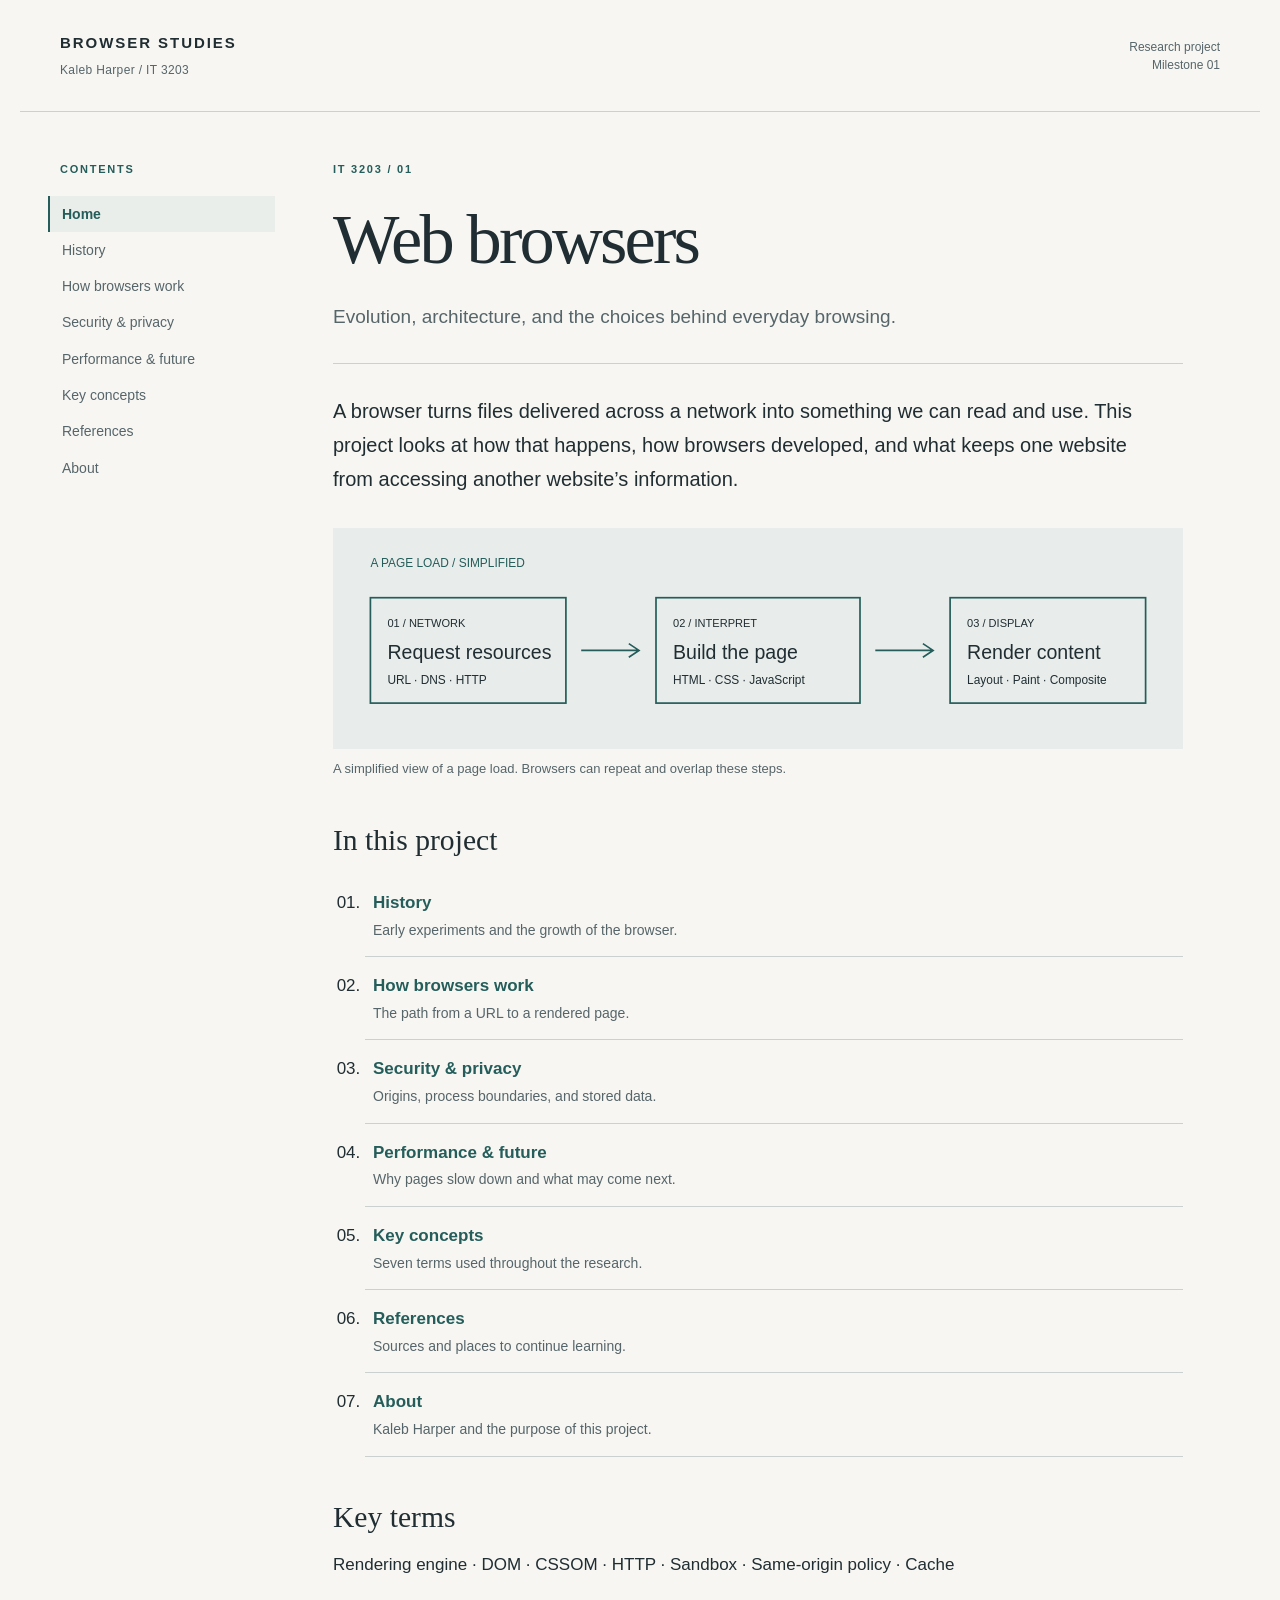
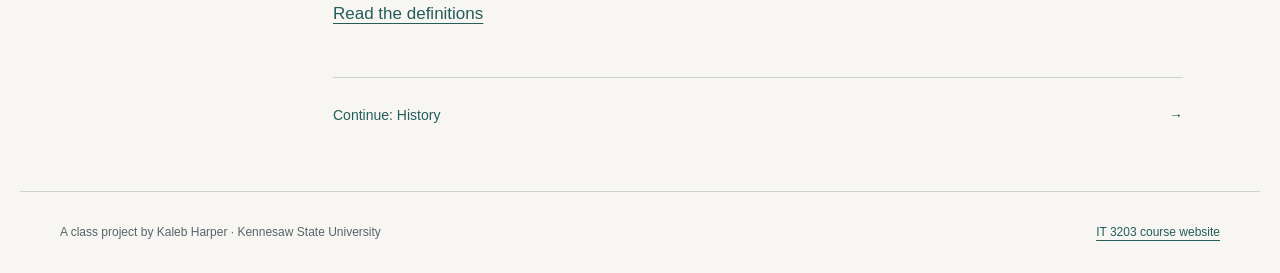
<file: index.html>
<!DOCTYPE html>
<html lang="en">
<head><meta charset="utf-8"><meta name="viewport" content="width=device-width, initial-scale=1"><meta name="description" content="Evolution, architecture, and the choices behind everyday browsing."><title>Web browsers | Kaleb Harper</title><link rel="stylesheet" href="styles.css"></head>
<body>
<a class="skip-link" href="#main">Skip to content</a>
<!-- Shared header and navigation remain consistent across all eight pages. -->
<header class="site-header"><a class="site-name" href="index.html">BROWSER STUDIES<span>Kaleb Harper / IT 3203</span></a><p class="edition">Research project<br>Milestone 01</p></header>
<div class="layout"><nav aria-label="Main navigation"><p class="nav-label">CONTENTS</p><a href="index.html" aria-current="page">Home</a><a href="history.html">History</a><a href="how-browsers-work.html">How browsers work</a><a href="security.html">Security &amp; privacy</a><a href="performance.html">Performance &amp; future</a><a href="concepts.html">Key concepts</a><a href="references.html">References</a><a href="about.html">About</a></nav>
<main id="main"><header class="page-header"><p class="eyebrow">IT 3203 / 01</p><h1>Web browsers</h1><p class="subtitle">Evolution, architecture, and the choices behind everyday browsing.</p></header>
<!-- Semantic sections organize the research; citations link to supporting resources. -->
<p class="intro">A browser turns files delivered across a network into something we can read and use. This project looks at how that happens, how browsers developed, and what keeps one website from accessing another website’s information.</p>
<figure><img src="assets/browser-path.svg" width="1000" height="260" alt="A simplified browser path: request resources, interpret HTML and CSS, then render a page."><figcaption>A simplified view of a page load. Browsers can repeat and overlap these steps.</figcaption></figure>
<section id="contents"><h2>In this project</h2><ol class="contents"><li><a href="history.html">History</a><span>Early experiments and the growth of the browser.</span></li><li><a href="how-browsers-work.html">How browsers work</a><span>The path from a URL to a rendered page.</span></li><li><a href="security.html">Security & privacy</a><span>Origins, process boundaries, and stored data.</span></li><li><a href="performance.html">Performance & future</a><span>Why pages slow down and what may come next.</span></li><li><a href="concepts.html">Key concepts</a><span>Seven terms used throughout the research.</span></li><li><a href="references.html">References</a><span>Sources and places to continue learning.</span></li><li><a href="about.html">About</a><span>Kaleb Harper and the purpose of this project.</span></li></ol></section>
<section><h2>Key terms</h2><p>Rendering engine · DOM · CSSOM · HTTP · Sandbox · Same-origin policy · Cache</p><a href="concepts.html">Read the definitions</a></section><div class="next-page"><a href="history.html">Continue: History <span aria-hidden="true">→</span></a></div></main></div>
<footer><p>A class project by Kaleb Harper · Kennesaw State University</p><a href="https://ksuweb.github.io/IT3203/">IT 3203 course website</a></footer>
</body></html>
</file>
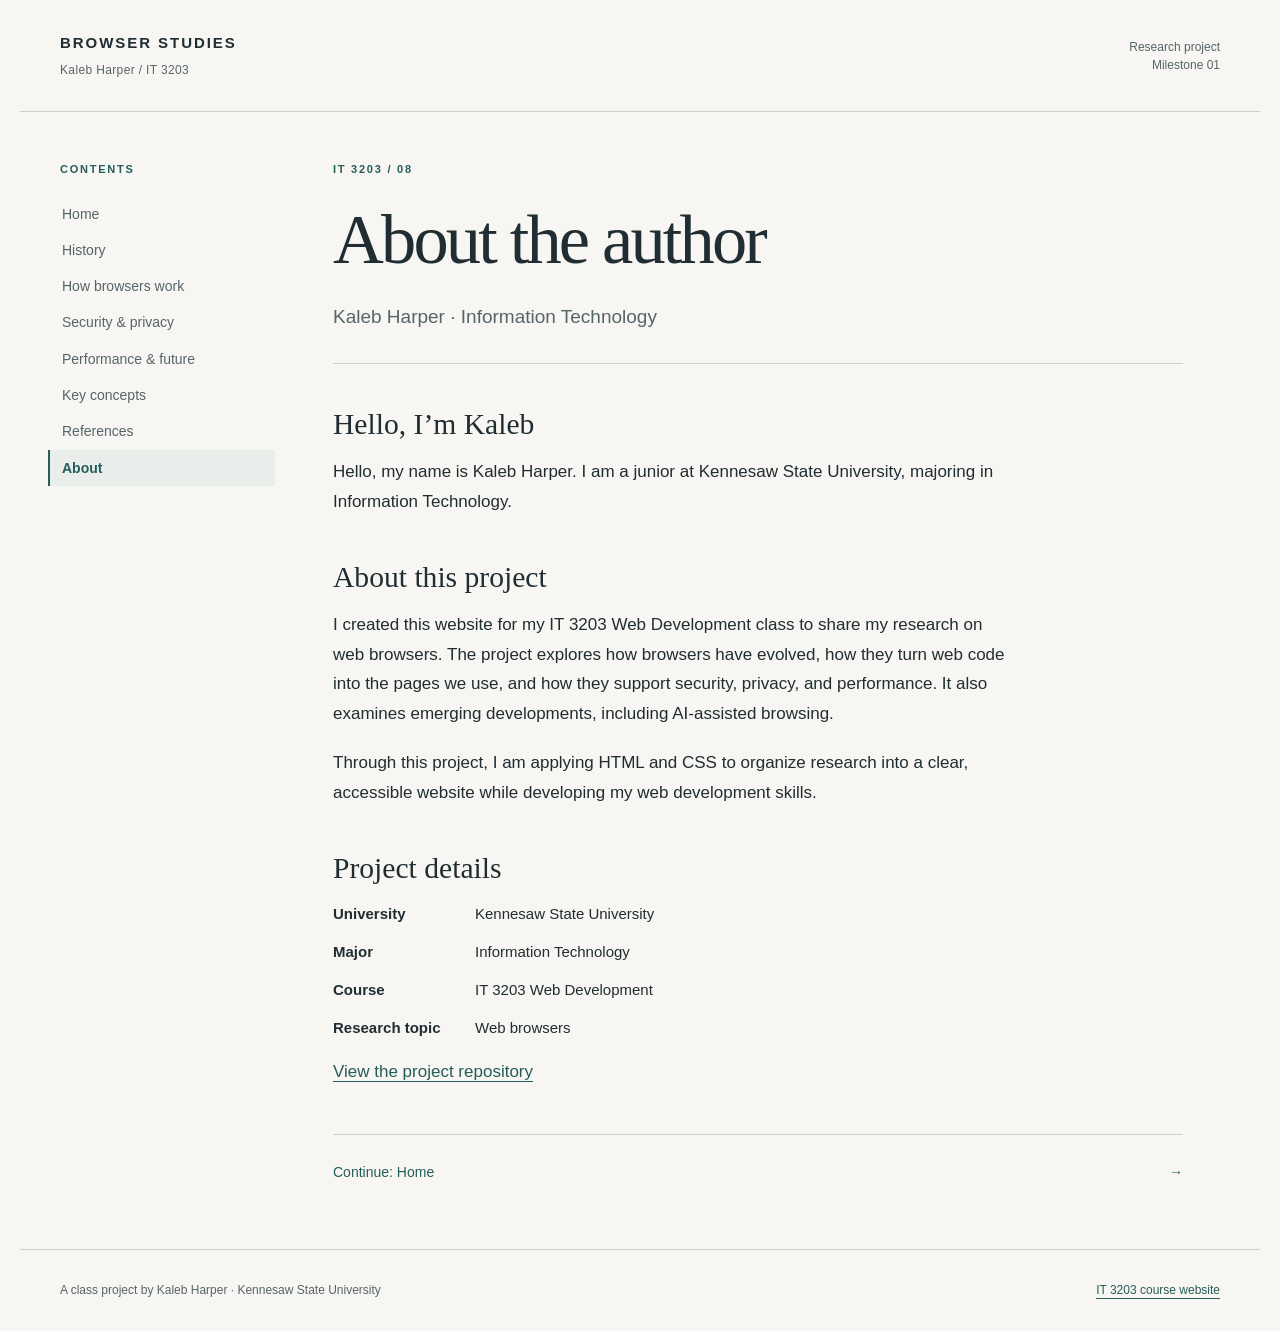
<file: about.html>
<!DOCTYPE html>
<html lang="en">
<head><meta charset="utf-8"><meta name="viewport" content="width=device-width, initial-scale=1"><meta name="description" content="Kaleb Harper · Information Technology"><title>About the author | Kaleb Harper</title><link rel="stylesheet" href="styles.css"></head>
<body>
<a class="skip-link" href="#main">Skip to content</a>
<!-- Shared header and navigation remain consistent across all eight pages. -->
<header class="site-header"><a class="site-name" href="index.html">BROWSER STUDIES<span>Kaleb Harper / IT 3203</span></a><p class="edition">Research project<br>Milestone 01</p></header>
<div class="layout"><nav aria-label="Main navigation"><p class="nav-label">CONTENTS</p><a href="index.html">Home</a><a href="history.html">History</a><a href="how-browsers-work.html">How browsers work</a><a href="security.html">Security &amp; privacy</a><a href="performance.html">Performance &amp; future</a><a href="concepts.html">Key concepts</a><a href="references.html">References</a><a href="about.html" aria-current="page">About</a></nav>
<main id="main"><header class="page-header"><p class="eyebrow">IT 3203 / 08</p><h1>About the author</h1><p class="subtitle">Kaleb Harper · Information Technology</p></header>
<!-- Semantic sections organize the research; citations link to supporting resources. -->
<section><h2>Hello, I’m Kaleb</h2><p>Hello, my name is Kaleb Harper. I am a junior at Kennesaw State University, majoring in Information Technology.</p></section><section><h2>About this project</h2><p>I created this website for my IT 3203 Web Development class to share my research on web browsers. The project explores how browsers have evolved, how they turn web code into the pages we use, and how they support security, privacy, and performance. It also examines emerging developments, including AI-assisted browsing.</p><p>Through this project, I am applying HTML and CSS to organize research into a clear, accessible website while developing my web development skills.</p></section><section><h2>Project details</h2><dl class="details"><dt>University</dt><dd>Kennesaw State University</dd><dt>Major</dt><dd>Information Technology</dd><dt>Course</dt><dd>IT 3203 Web Development</dd><dt>Research topic</dt><dd>Web browsers</dd></dl><p><a href="https://github.com/Kharp25/Intro-to-Web-Development">View the project repository</a></p></section><div class="next-page"><a href="index.html">Continue: Home <span aria-hidden="true">→</span></a></div></main></div>
<footer><p>A class project by Kaleb Harper · Kennesaw State University</p><a href="https://ksuweb.github.io/IT3203/">IT 3203 course website</a></footer>
</body></html>
</file>
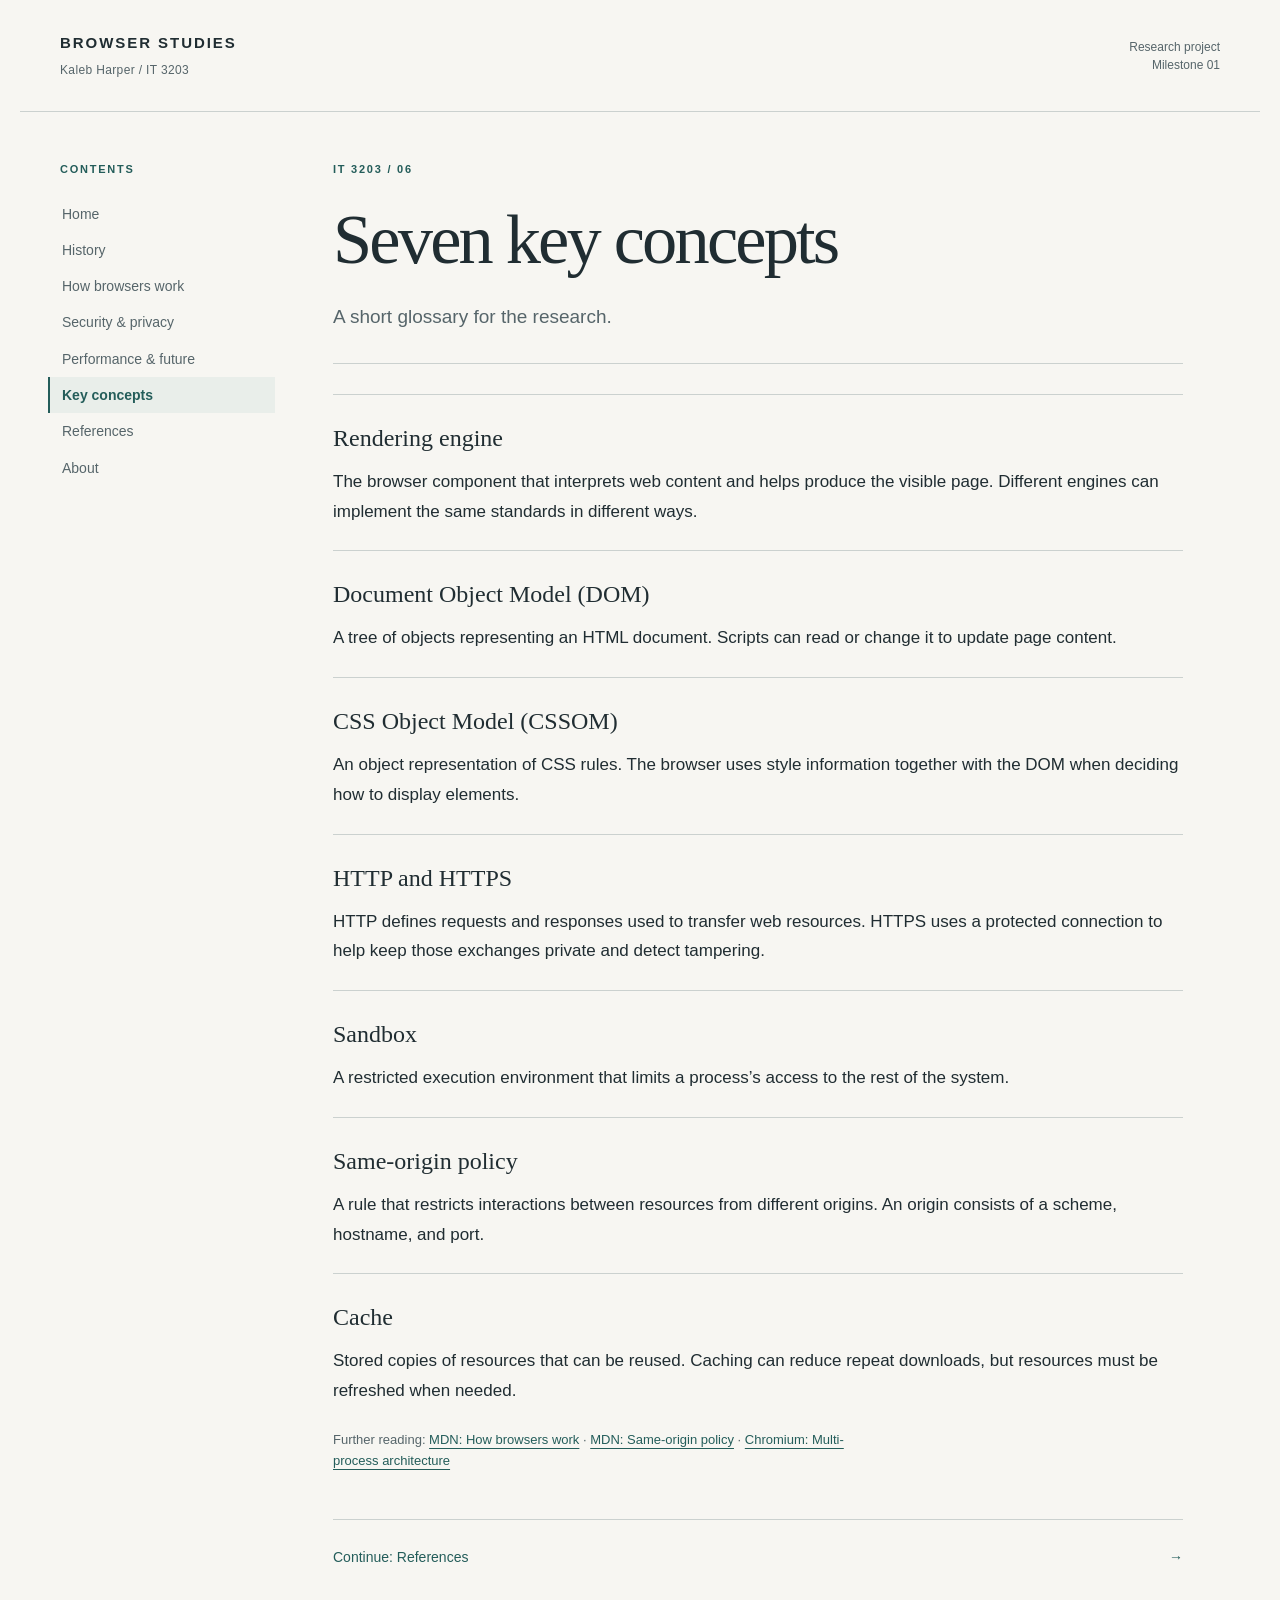
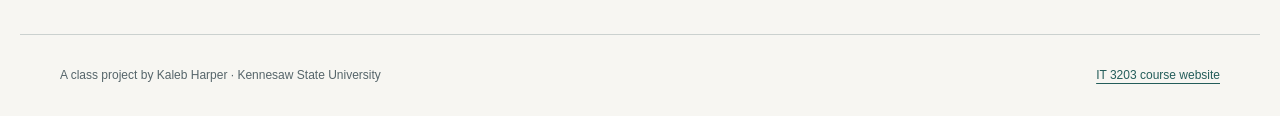
<file: concepts.html>
<!DOCTYPE html>
<html lang="en">
<head><meta charset="utf-8"><meta name="viewport" content="width=device-width, initial-scale=1"><meta name="description" content="A short glossary for the research."><title>Seven key concepts | Kaleb Harper</title><link rel="stylesheet" href="styles.css"></head>
<body>
<a class="skip-link" href="#main">Skip to content</a>
<!-- Shared header and navigation remain consistent across all eight pages. -->
<header class="site-header"><a class="site-name" href="index.html">BROWSER STUDIES<span>Kaleb Harper / IT 3203</span></a><p class="edition">Research project<br>Milestone 01</p></header>
<div class="layout"><nav aria-label="Main navigation"><p class="nav-label">CONTENTS</p><a href="index.html">Home</a><a href="history.html">History</a><a href="how-browsers-work.html">How browsers work</a><a href="security.html">Security &amp; privacy</a><a href="performance.html">Performance &amp; future</a><a href="concepts.html" aria-current="page">Key concepts</a><a href="references.html">References</a><a href="about.html">About</a></nav>
<main id="main"><header class="page-header"><p class="eyebrow">IT 3203 / 06</p><h1>Seven key concepts</h1><p class="subtitle">A short glossary for the research.</p></header>
<!-- Semantic sections organize the research; citations link to supporting resources. -->
<dl class="glossary"><dt>Rendering engine</dt><dd>The browser component that interprets web content and helps produce the visible page. Different engines can implement the same standards in different ways.</dd><dt>Document Object Model (DOM)</dt><dd>A tree of objects representing an HTML document. Scripts can read or change it to update page content.</dd><dt>CSS Object Model (CSSOM)</dt><dd>An object representation of CSS rules. The browser uses style information together with the DOM when deciding how to display elements.</dd><dt>HTTP and HTTPS</dt><dd>HTTP defines requests and responses used to transfer web resources. HTTPS uses a protected connection to help keep those exchanges private and detect tampering.</dd><dt>Sandbox</dt><dd>A restricted execution environment that limits a process’s access to the rest of the system.</dd><dt>Same-origin policy</dt><dd>A rule that restricts interactions between resources from different origins. An origin consists of a scheme, hostname, and port.</dd><dt>Cache</dt><dd>Stored copies of resources that can be reused. Caching can reduce repeat downloads, but resources must be refreshed when needed.</dd></dl><p class="sources">Further reading: <a href="https://developer.mozilla.org/en-US/docs/Web/Performance/Guides/How_browsers_work">MDN: How browsers work</a> · <a href="https://developer.mozilla.org/en-US/docs/Web/Security/Defenses/Same-origin_policy">MDN: Same-origin policy</a> · <a href="https://www.chromium.org/developers/design-documents/multi-process-architecture/">Chromium: Multi-process architecture</a></p><div class="next-page"><a href="references.html">Continue: References <span aria-hidden="true">→</span></a></div></main></div>
<footer><p>A class project by Kaleb Harper · Kennesaw State University</p><a href="https://ksuweb.github.io/IT3203/">IT 3203 course website</a></footer>
</body></html>
</file>
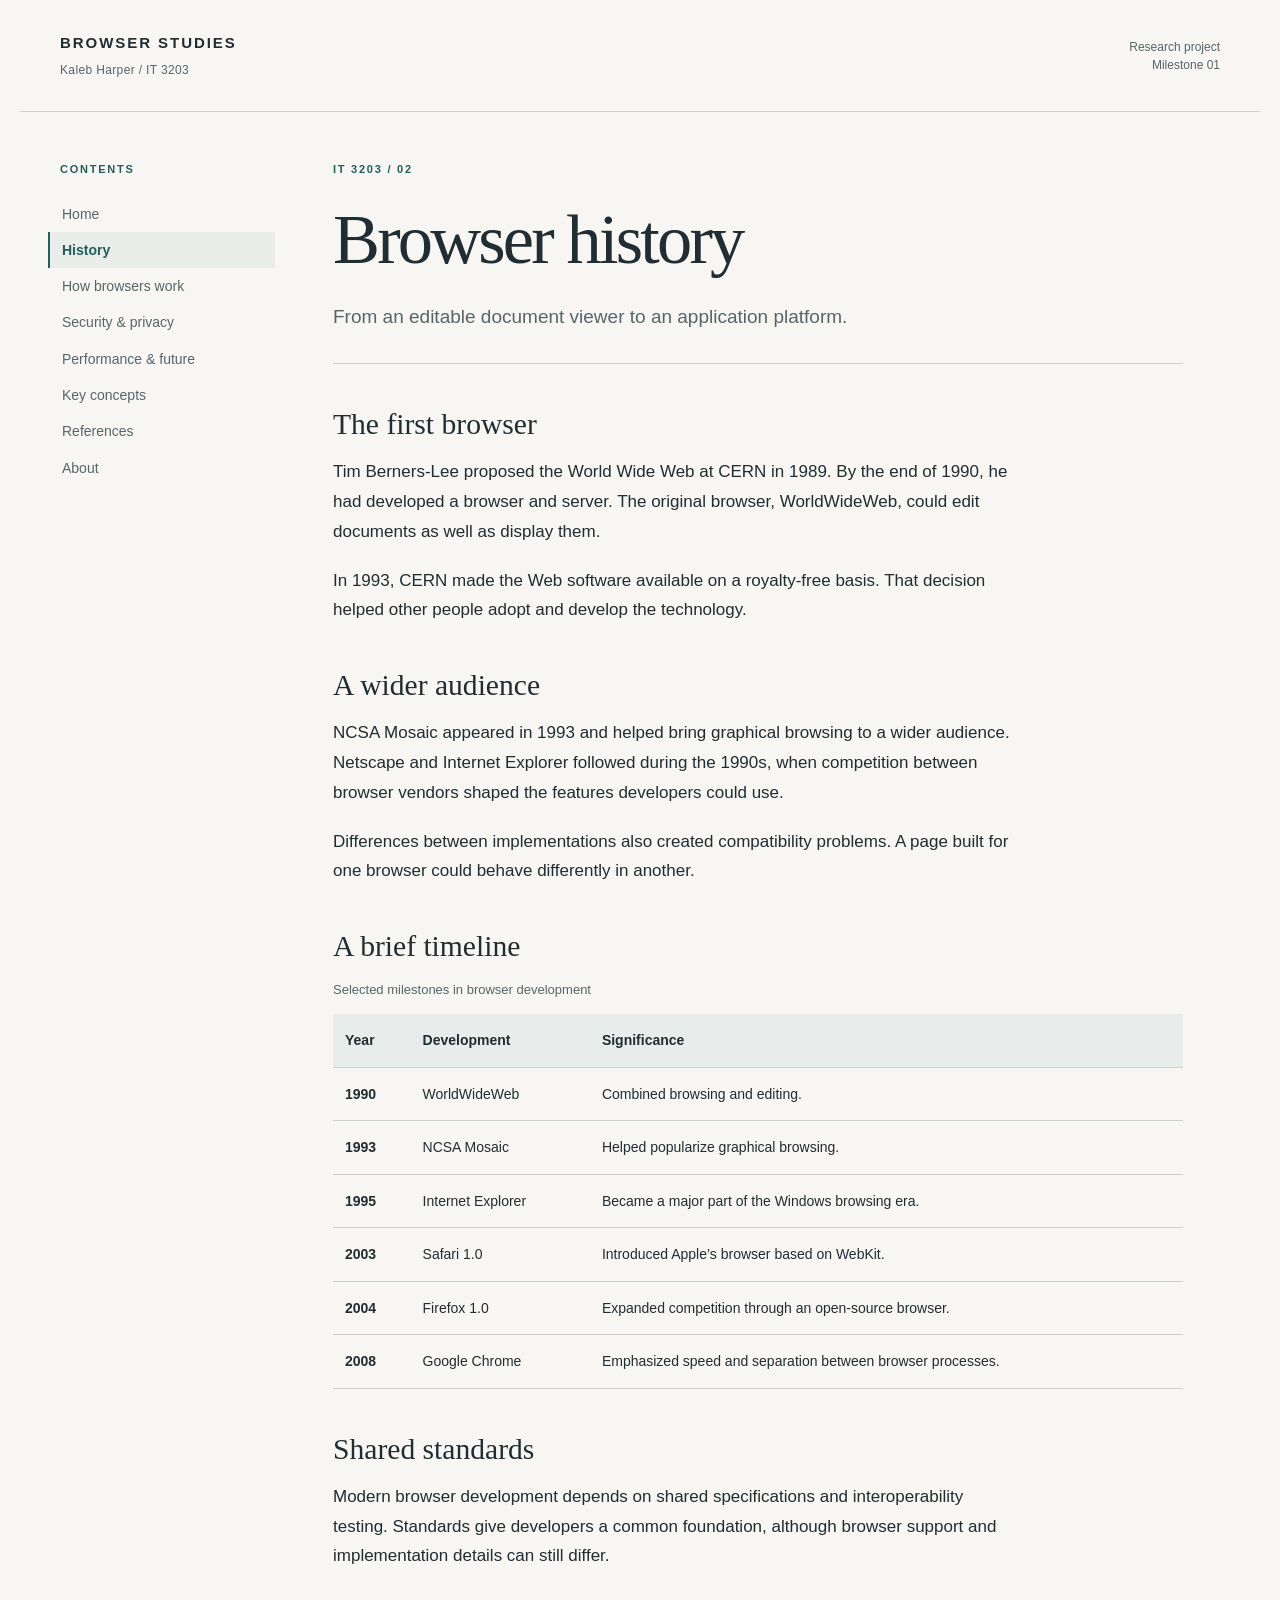
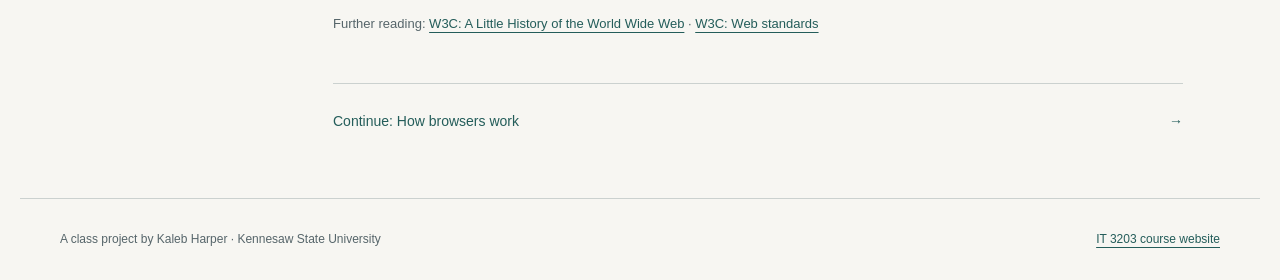
<file: history.html>
<!DOCTYPE html>
<html lang="en">
<head><meta charset="utf-8"><meta name="viewport" content="width=device-width, initial-scale=1"><meta name="description" content="From an editable document viewer to an application platform."><title>Browser history | Kaleb Harper</title><link rel="stylesheet" href="styles.css"></head>
<body>
<a class="skip-link" href="#main">Skip to content</a>
<!-- Shared header and navigation remain consistent across all eight pages. -->
<header class="site-header"><a class="site-name" href="index.html">BROWSER STUDIES<span>Kaleb Harper / IT 3203</span></a><p class="edition">Research project<br>Milestone 01</p></header>
<div class="layout"><nav aria-label="Main navigation"><p class="nav-label">CONTENTS</p><a href="index.html">Home</a><a href="history.html" aria-current="page">History</a><a href="how-browsers-work.html">How browsers work</a><a href="security.html">Security &amp; privacy</a><a href="performance.html">Performance &amp; future</a><a href="concepts.html">Key concepts</a><a href="references.html">References</a><a href="about.html">About</a></nav>
<main id="main"><header class="page-header"><p class="eyebrow">IT 3203 / 02</p><h1>Browser history</h1><p class="subtitle">From an editable document viewer to an application platform.</p></header>
<!-- Semantic sections organize the research; citations link to supporting resources. -->
<section><h2>The first browser</h2><p>Tim Berners-Lee proposed the World Wide Web at CERN in 1989. By the end of 1990, he had developed a browser and server. The original browser, WorldWideWeb, could edit documents as well as display them.</p><p>In 1993, CERN made the Web software available on a royalty-free basis. That decision helped other people adopt and develop the technology.</p></section><section><h2>A wider audience</h2><p>NCSA Mosaic appeared in 1993 and helped bring graphical browsing to a wider audience. Netscape and Internet Explorer followed during the 1990s, when competition between browser vendors shaped the features developers could use.</p><p>Differences between implementations also created compatibility problems. A page built for one browser could behave differently in another.</p></section><section><h2>A brief timeline</h2><div class="table-wrap"><table><caption>Selected milestones in browser development</caption><thead><tr><th scope="col">Year</th><th scope="col">Development</th><th scope="col">Significance</th></tr></thead><tbody><tr><th scope="row">1990</th><td>WorldWideWeb</td><td>Combined browsing and editing.</td></tr><tr><th scope="row">1993</th><td>NCSA Mosaic</td><td>Helped popularize graphical browsing.</td></tr><tr><th scope="row">1995</th><td>Internet Explorer</td><td>Became a major part of the Windows browsing era.</td></tr><tr><th scope="row">2003</th><td>Safari 1.0</td><td>Introduced Apple’s browser based on WebKit.</td></tr><tr><th scope="row">2004</th><td>Firefox 1.0</td><td>Expanded competition through an open-source browser.</td></tr><tr><th scope="row">2008</th><td>Google Chrome</td><td>Emphasized speed and separation between browser processes.</td></tr></tbody></table></div></section><section><h2>Shared standards</h2><p>Modern browser development depends on shared specifications and interoperability testing. Standards give developers a common foundation, although browser support and implementation details can still differ.</p></section><p class="sources">Further reading: <a href="https://www.w3.org/History.html">W3C: A Little History of the World Wide Web</a> · <a href="https://www.w3.org/standards/">W3C: Web standards</a></p><div class="next-page"><a href="how-browsers-work.html">Continue: How browsers work <span aria-hidden="true">→</span></a></div></main></div>
<footer><p>A class project by Kaleb Harper · Kennesaw State University</p><a href="https://ksuweb.github.io/IT3203/">IT 3203 course website</a></footer>
</body></html>
</file>
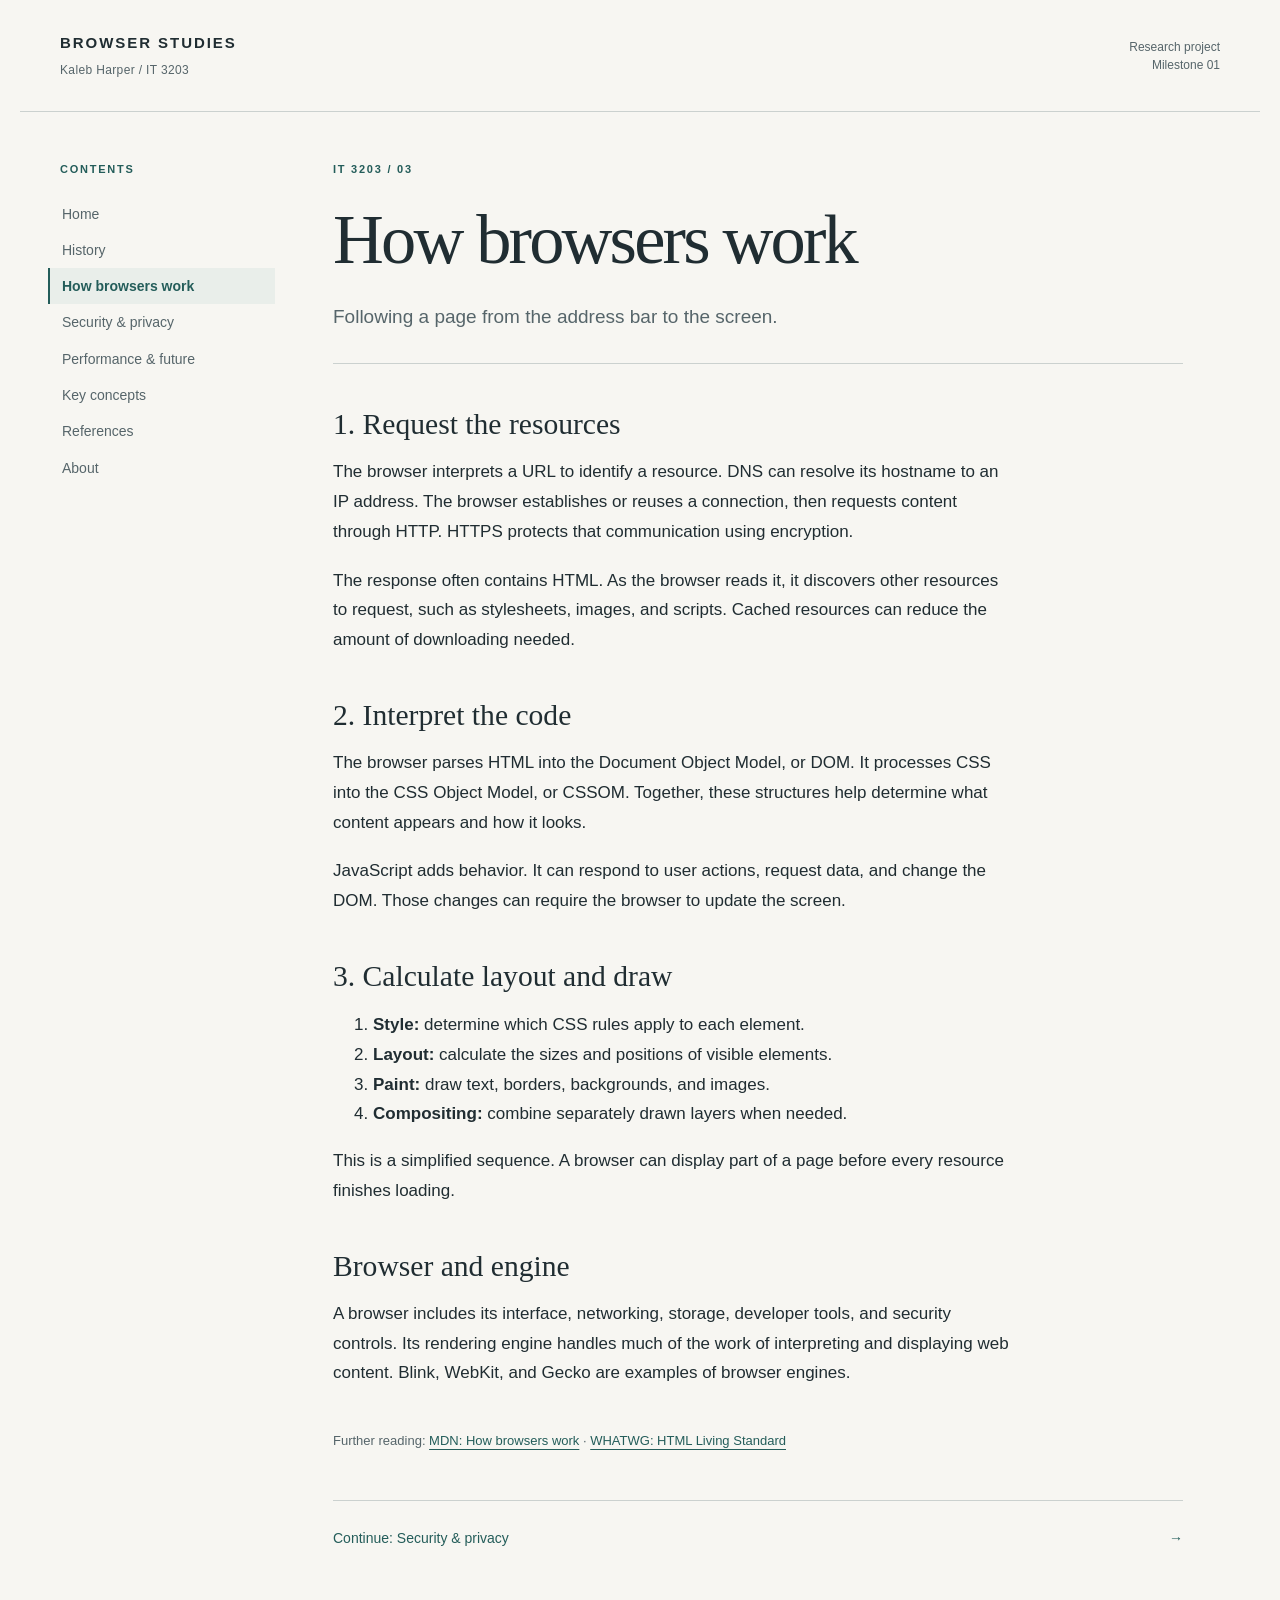
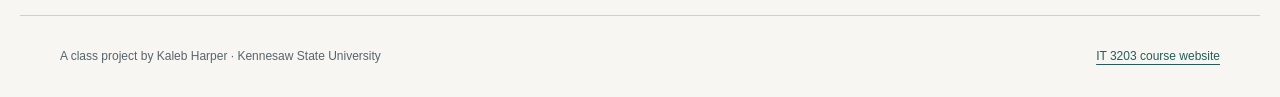
<file: how-browsers-work.html>
<!DOCTYPE html>
<html lang="en">
<head><meta charset="utf-8"><meta name="viewport" content="width=device-width, initial-scale=1"><meta name="description" content="Following a page from the address bar to the screen."><title>How browsers work | Kaleb Harper</title><link rel="stylesheet" href="styles.css"></head>
<body>
<a class="skip-link" href="#main">Skip to content</a>
<!-- Shared header and navigation remain consistent across all eight pages. -->
<header class="site-header"><a class="site-name" href="index.html">BROWSER STUDIES<span>Kaleb Harper / IT 3203</span></a><p class="edition">Research project<br>Milestone 01</p></header>
<div class="layout"><nav aria-label="Main navigation"><p class="nav-label">CONTENTS</p><a href="index.html">Home</a><a href="history.html">History</a><a href="how-browsers-work.html" aria-current="page">How browsers work</a><a href="security.html">Security &amp; privacy</a><a href="performance.html">Performance &amp; future</a><a href="concepts.html">Key concepts</a><a href="references.html">References</a><a href="about.html">About</a></nav>
<main id="main"><header class="page-header"><p class="eyebrow">IT 3203 / 03</p><h1>How browsers work</h1><p class="subtitle">Following a page from the address bar to the screen.</p></header>
<!-- Semantic sections organize the research; citations link to supporting resources. -->
<section><h2>1. Request the resources</h2><p>The browser interprets a URL to identify a resource. DNS can resolve its hostname to an IP address. The browser establishes or reuses a connection, then requests content through HTTP. HTTPS protects that communication using encryption.</p><p>The response often contains HTML. As the browser reads it, it discovers other resources to request, such as stylesheets, images, and scripts. Cached resources can reduce the amount of downloading needed.</p></section><section><h2>2. Interpret the code</h2><p>The browser parses HTML into the Document Object Model, or DOM. It processes CSS into the CSS Object Model, or CSSOM. Together, these structures help determine what content appears and how it looks.</p><p>JavaScript adds behavior. It can respond to user actions, request data, and change the DOM. Those changes can require the browser to update the screen.</p></section><section><h2>3. Calculate layout and draw</h2><ol><li><strong>Style:</strong> determine which CSS rules apply to each element.</li><li><strong>Layout:</strong> calculate the sizes and positions of visible elements.</li><li><strong>Paint:</strong> draw text, borders, backgrounds, and images.</li><li><strong>Compositing:</strong> combine separately drawn layers when needed.</li></ol><p>This is a simplified sequence. A browser can display part of a page before every resource finishes loading.</p></section><section><h2>Browser and engine</h2><p>A browser includes its interface, networking, storage, developer tools, and security controls. Its rendering engine handles much of the work of interpreting and displaying web content. Blink, WebKit, and Gecko are examples of browser engines.</p></section><p class="sources">Further reading: <a href="https://developer.mozilla.org/en-US/docs/Web/Performance/Guides/How_browsers_work">MDN: How browsers work</a> · <a href="https://html.spec.whatwg.org/multipage/">WHATWG: HTML Living Standard</a></p><div class="next-page"><a href="security.html">Continue: Security &amp; privacy <span aria-hidden="true">→</span></a></div></main></div>
<footer><p>A class project by Kaleb Harper · Kennesaw State University</p><a href="https://ksuweb.github.io/IT3203/">IT 3203 course website</a></footer>
</body></html>
</file>
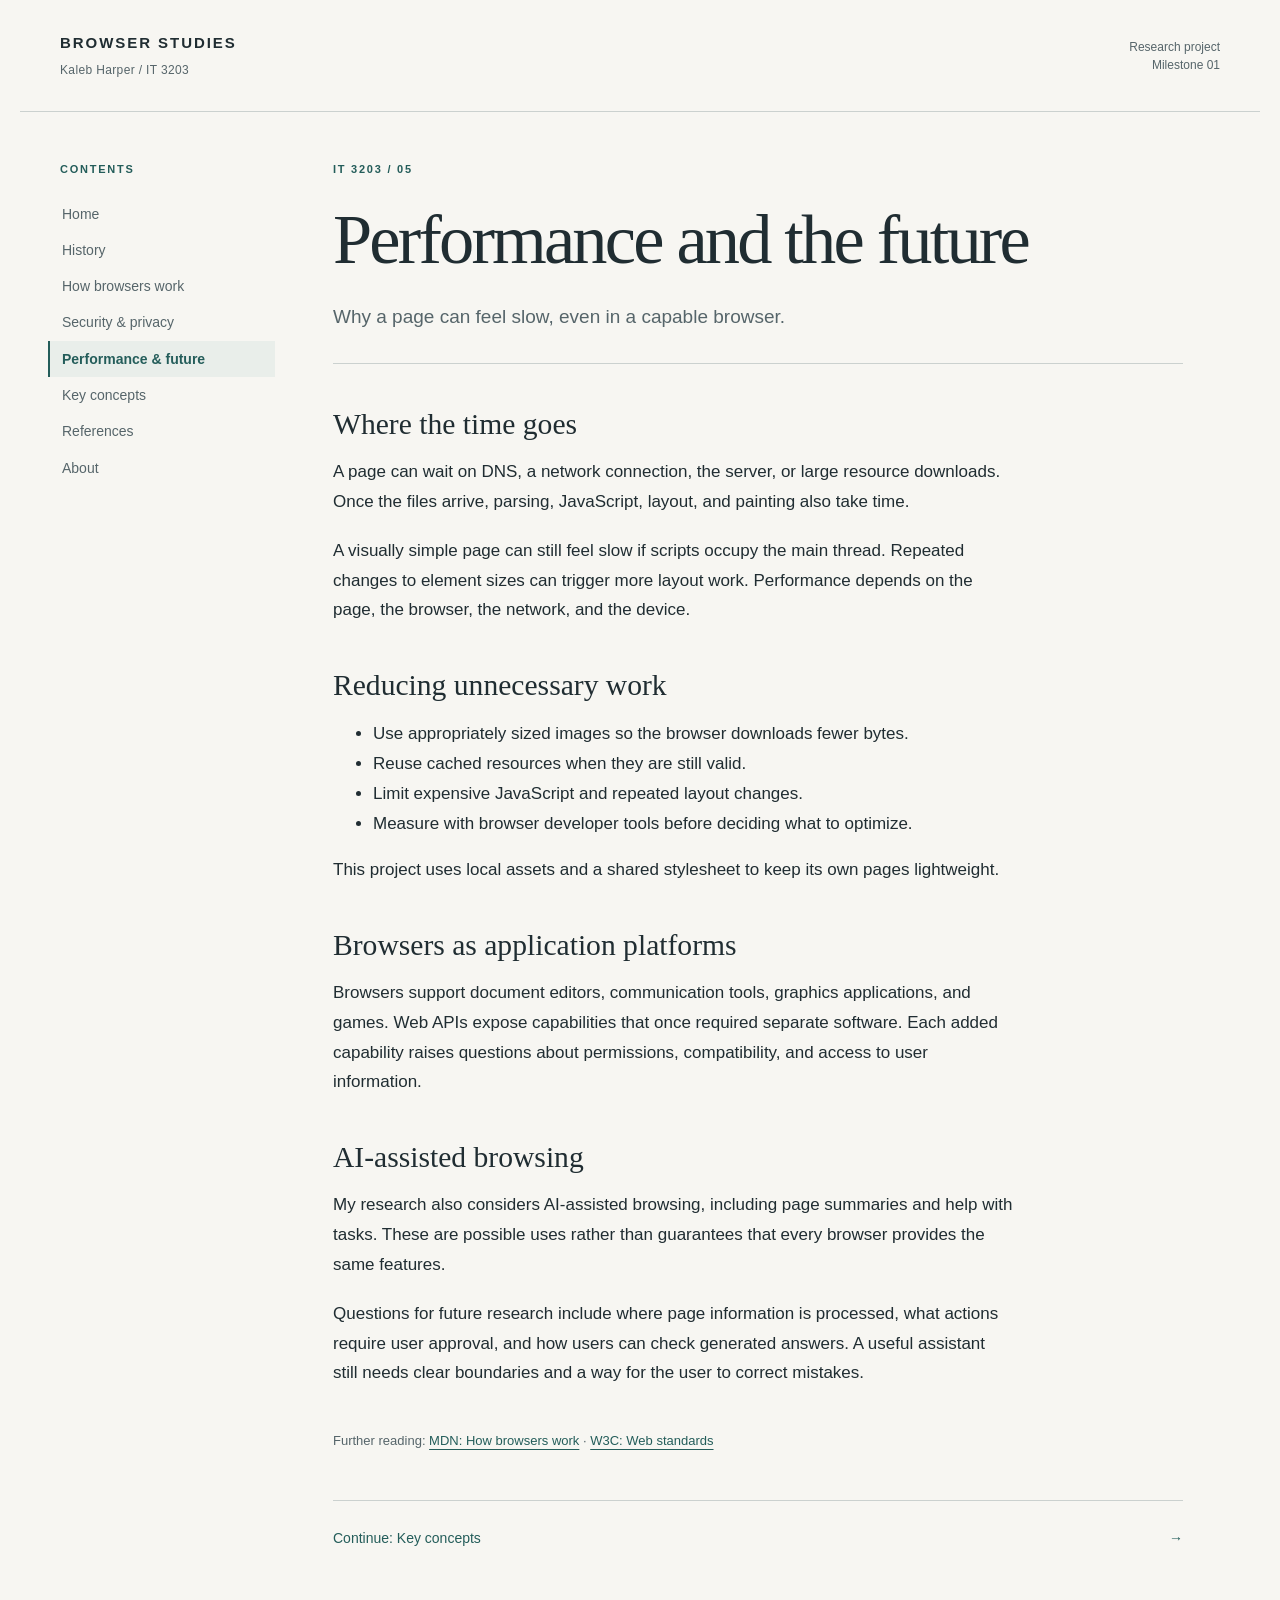
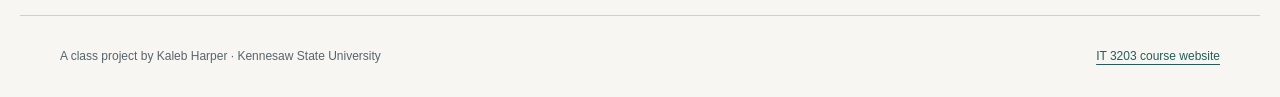
<file: performance.html>
<!DOCTYPE html>
<html lang="en">
<head><meta charset="utf-8"><meta name="viewport" content="width=device-width, initial-scale=1"><meta name="description" content="Why a page can feel slow, even in a capable browser."><title>Performance and the future | Kaleb Harper</title><link rel="stylesheet" href="styles.css"></head>
<body>
<a class="skip-link" href="#main">Skip to content</a>
<!-- Shared header and navigation remain consistent across all eight pages. -->
<header class="site-header"><a class="site-name" href="index.html">BROWSER STUDIES<span>Kaleb Harper / IT 3203</span></a><p class="edition">Research project<br>Milestone 01</p></header>
<div class="layout"><nav aria-label="Main navigation"><p class="nav-label">CONTENTS</p><a href="index.html">Home</a><a href="history.html">History</a><a href="how-browsers-work.html">How browsers work</a><a href="security.html">Security &amp; privacy</a><a href="performance.html" aria-current="page">Performance &amp; future</a><a href="concepts.html">Key concepts</a><a href="references.html">References</a><a href="about.html">About</a></nav>
<main id="main"><header class="page-header"><p class="eyebrow">IT 3203 / 05</p><h1>Performance and the future</h1><p class="subtitle">Why a page can feel slow, even in a capable browser.</p></header>
<!-- Semantic sections organize the research; citations link to supporting resources. -->
<section><h2>Where the time goes</h2><p>A page can wait on DNS, a network connection, the server, or large resource downloads. Once the files arrive, parsing, JavaScript, layout, and painting also take time.</p><p>A visually simple page can still feel slow if scripts occupy the main thread. Repeated changes to element sizes can trigger more layout work. Performance depends on the page, the browser, the network, and the device.</p></section><section><h2>Reducing unnecessary work</h2><ul><li>Use appropriately sized images so the browser downloads fewer bytes.</li><li>Reuse cached resources when they are still valid.</li><li>Limit expensive JavaScript and repeated layout changes.</li><li>Measure with browser developer tools before deciding what to optimize.</li></ul><p>This project uses local assets and a shared stylesheet to keep its own pages lightweight.</p></section><section><h2>Browsers as application platforms</h2><p>Browsers support document editors, communication tools, graphics applications, and games. Web APIs expose capabilities that once required separate software. Each added capability raises questions about permissions, compatibility, and access to user information.</p></section><section><h2>AI-assisted browsing</h2><p>My research also considers AI-assisted browsing, including page summaries and help with tasks. These are possible uses rather than guarantees that every browser provides the same features.</p><p>Questions for future research include where page information is processed, what actions require user approval, and how users can check generated answers. A useful assistant still needs clear boundaries and a way for the user to correct mistakes.</p></section><p class="sources">Further reading: <a href="https://developer.mozilla.org/en-US/docs/Web/Performance/Guides/How_browsers_work">MDN: How browsers work</a> · <a href="https://www.w3.org/standards/">W3C: Web standards</a></p><div class="next-page"><a href="concepts.html">Continue: Key concepts <span aria-hidden="true">→</span></a></div></main></div>
<footer><p>A class project by Kaleb Harper · Kennesaw State University</p><a href="https://ksuweb.github.io/IT3203/">IT 3203 course website</a></footer>
</body></html>
</file>
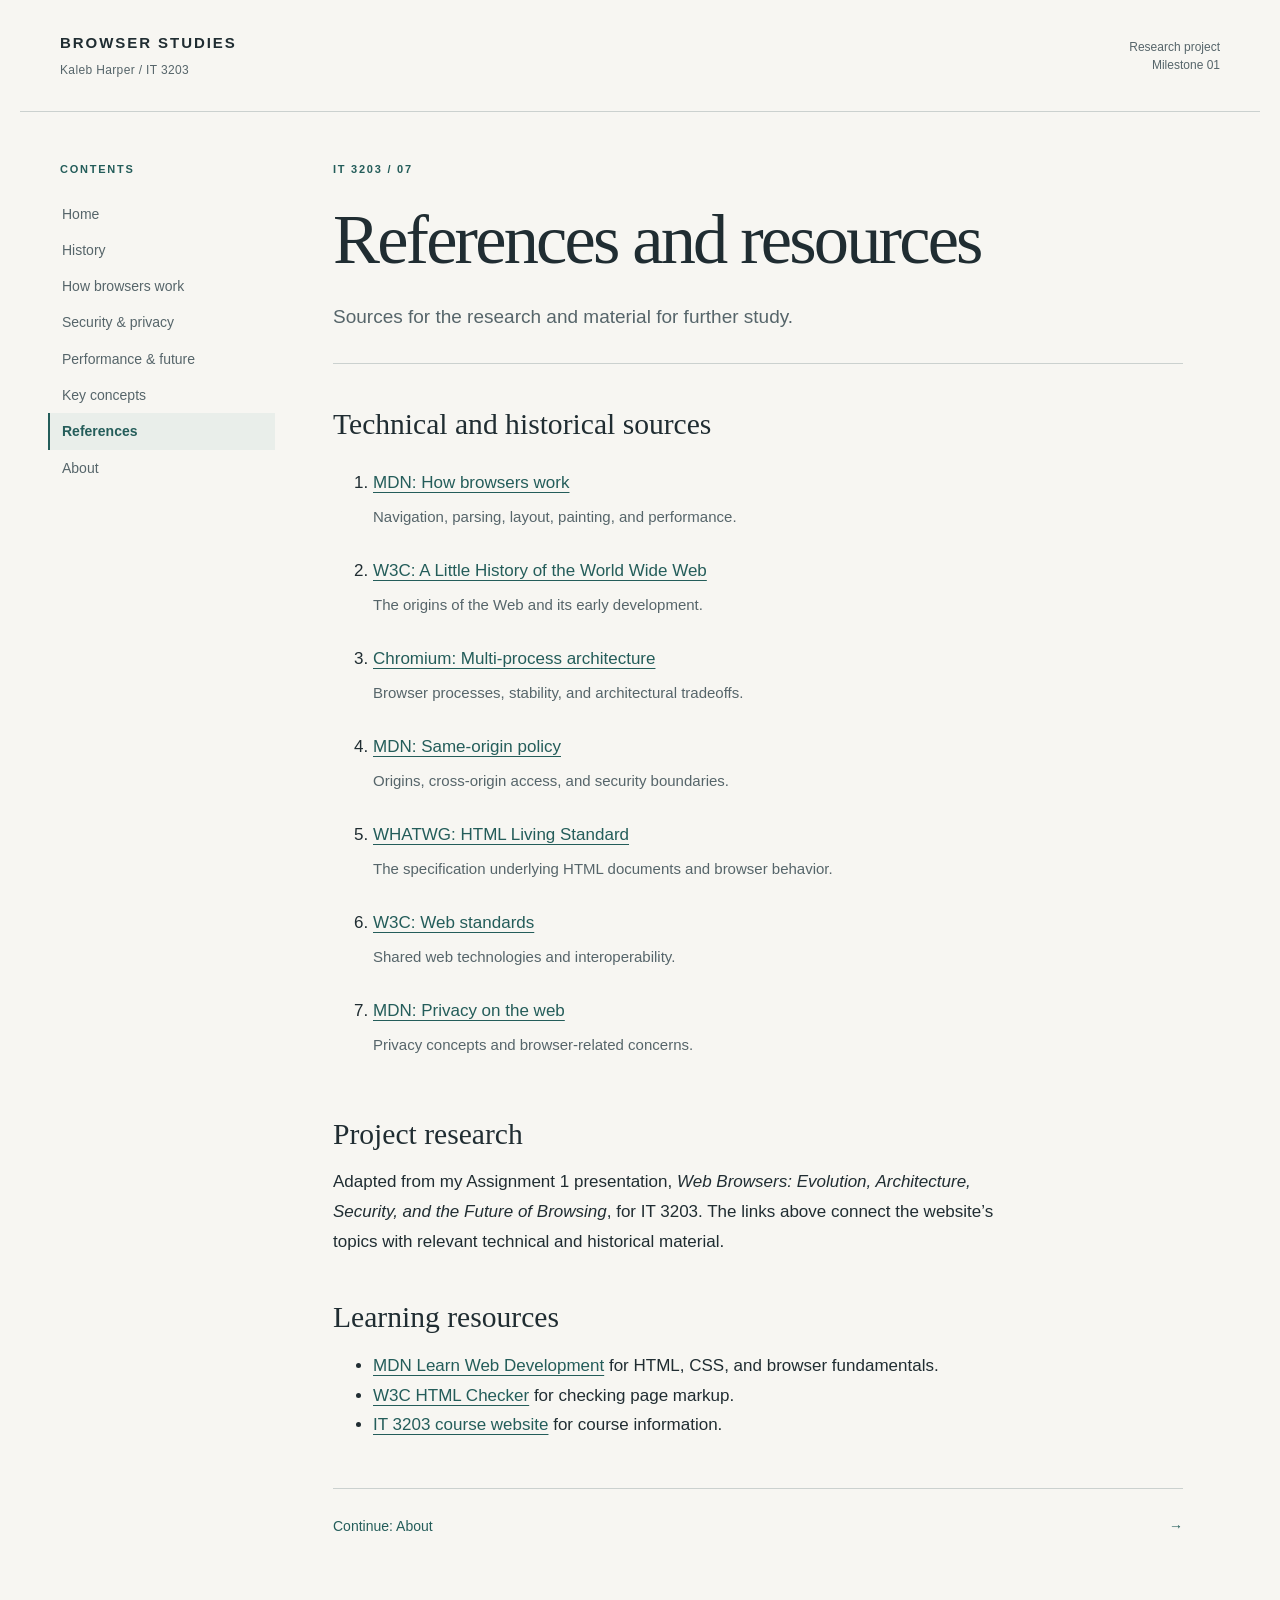
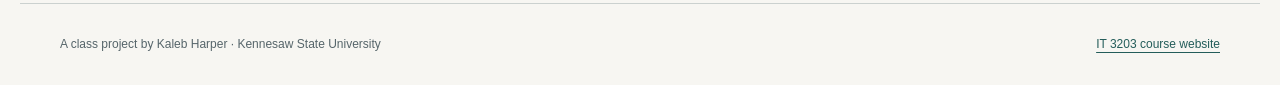
<file: references.html>
<!DOCTYPE html>
<html lang="en">
<head><meta charset="utf-8"><meta name="viewport" content="width=device-width, initial-scale=1"><meta name="description" content="Sources for the research and material for further study."><title>References and resources | Kaleb Harper</title><link rel="stylesheet" href="styles.css"></head>
<body>
<a class="skip-link" href="#main">Skip to content</a>
<!-- Shared header and navigation remain consistent across all eight pages. -->
<header class="site-header"><a class="site-name" href="index.html">BROWSER STUDIES<span>Kaleb Harper / IT 3203</span></a><p class="edition">Research project<br>Milestone 01</p></header>
<div class="layout"><nav aria-label="Main navigation"><p class="nav-label">CONTENTS</p><a href="index.html">Home</a><a href="history.html">History</a><a href="how-browsers-work.html">How browsers work</a><a href="security.html">Security &amp; privacy</a><a href="performance.html">Performance &amp; future</a><a href="concepts.html">Key concepts</a><a href="references.html" aria-current="page">References</a><a href="about.html">About</a></nav>
<main id="main"><header class="page-header"><p class="eyebrow">IT 3203 / 07</p><h1>References and resources</h1><p class="subtitle">Sources for the research and material for further study.</p></header>
<!-- Semantic sections organize the research; citations link to supporting resources. -->
<section><h2>Technical and historical sources</h2><ol class="references"><li><a href="https://developer.mozilla.org/en-US/docs/Web/Performance/Guides/How_browsers_work">MDN: How browsers work</a><p>Navigation, parsing, layout, painting, and performance.</p></li><li><a href="https://www.w3.org/History.html">W3C: A Little History of the World Wide Web</a><p>The origins of the Web and its early development.</p></li><li><a href="https://www.chromium.org/developers/design-documents/multi-process-architecture/">Chromium: Multi-process architecture</a><p>Browser processes, stability, and architectural tradeoffs.</p></li><li><a href="https://developer.mozilla.org/en-US/docs/Web/Security/Defenses/Same-origin_policy">MDN: Same-origin policy</a><p>Origins, cross-origin access, and security boundaries.</p></li><li><a href="https://html.spec.whatwg.org/multipage/">WHATWG: HTML Living Standard</a><p>The specification underlying HTML documents and browser behavior.</p></li><li><a href="https://www.w3.org/standards/">W3C: Web standards</a><p>Shared web technologies and interoperability.</p></li><li><a href="https://developer.mozilla.org/en-US/docs/Web/Privacy">MDN: Privacy on the web</a><p>Privacy concepts and browser-related concerns.</p></li></ol></section><section><h2>Project research</h2><p>Adapted from my Assignment 1 presentation, <cite>Web Browsers: Evolution, Architecture, Security, and the Future of Browsing</cite>, for IT 3203. The links above connect the website’s topics with relevant technical and historical material.</p></section><section><h2>Learning resources</h2><ul><li><a href="https://developer.mozilla.org/en-US/docs/Learn_web_development">MDN Learn Web Development</a> for HTML, CSS, and browser fundamentals.</li><li><a href="https://validator.w3.org/nu/">W3C HTML Checker</a> for checking page markup.</li><li><a href="https://ksuweb.github.io/IT3203/">IT 3203 course website</a> for course information.</li></ul></section><div class="next-page"><a href="about.html">Continue: About <span aria-hidden="true">→</span></a></div></main></div>
<footer><p>A class project by Kaleb Harper · Kennesaw State University</p><a href="https://ksuweb.github.io/IT3203/">IT 3203 course website</a></footer>
</body></html>
</file>
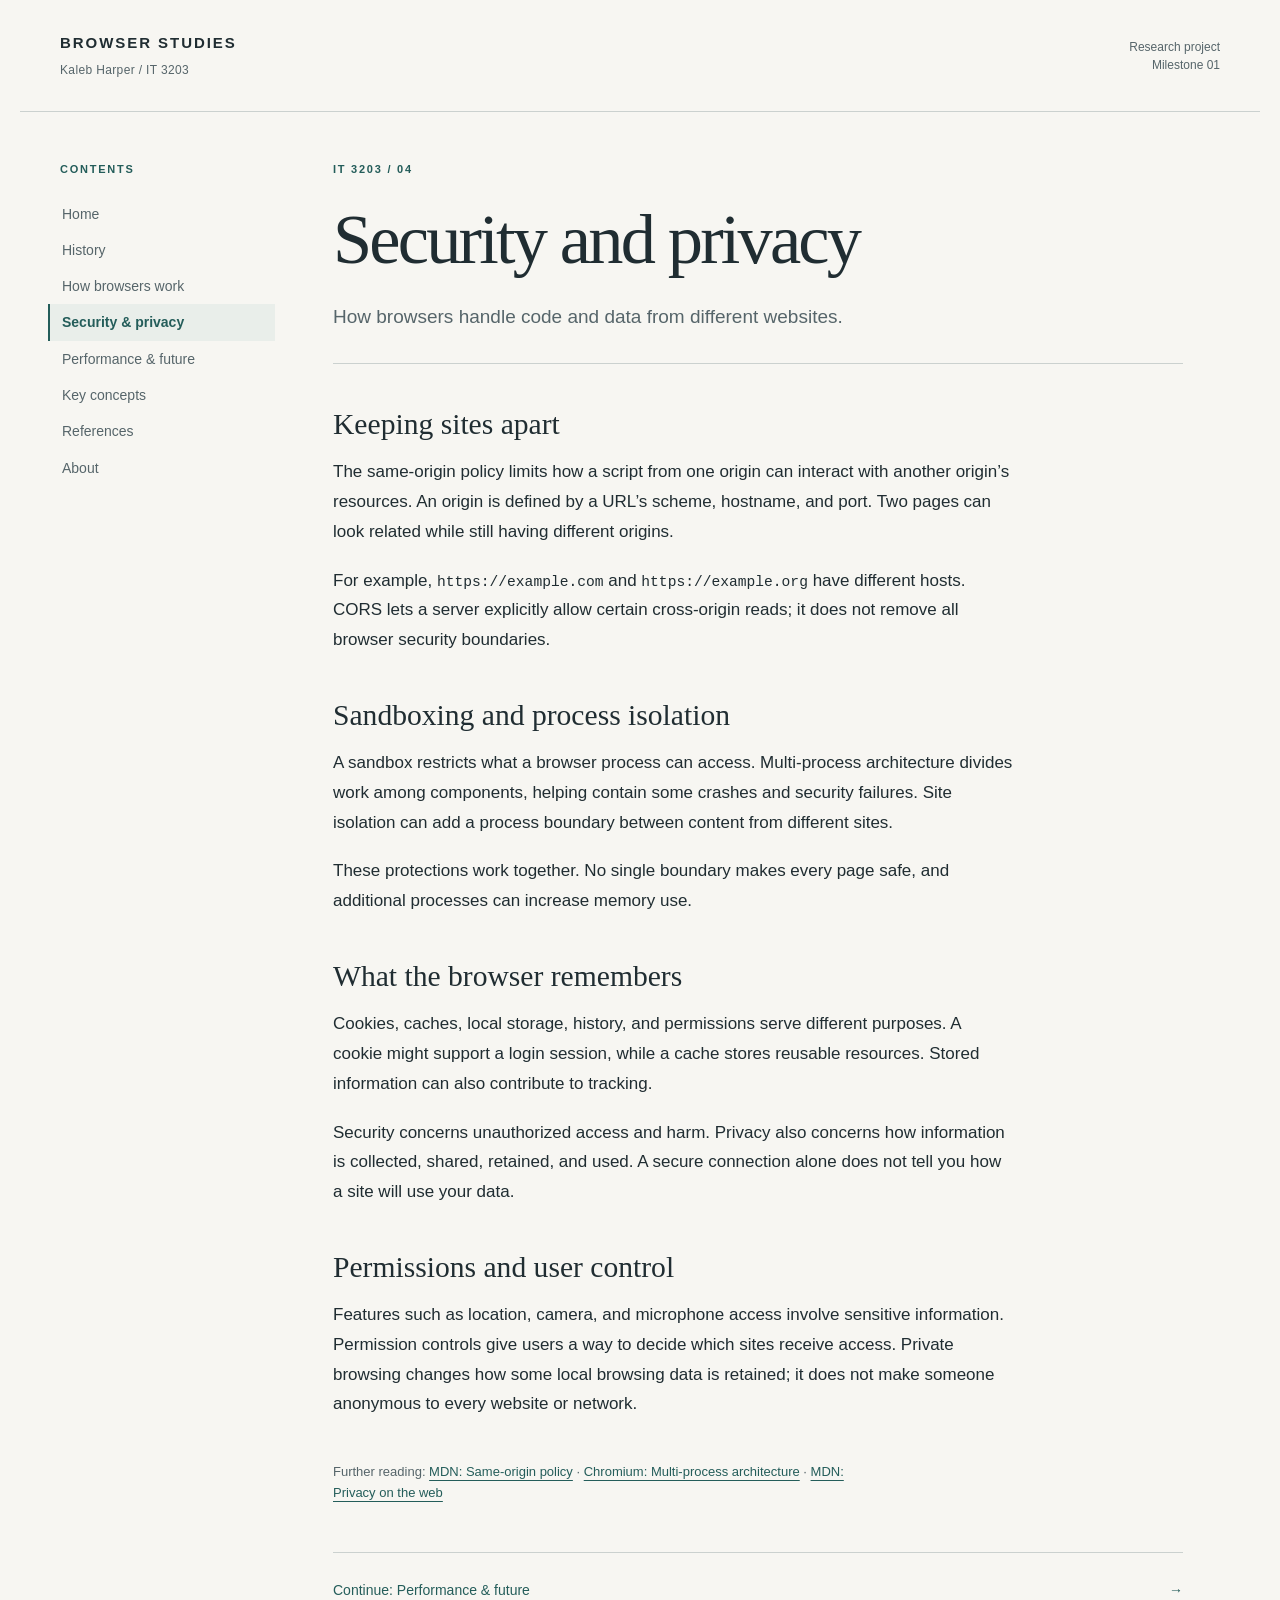
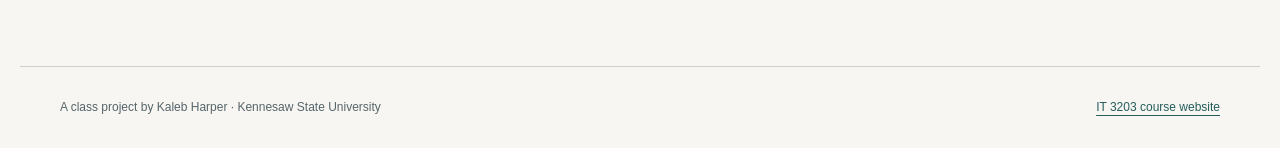
<file: security.html>
<!DOCTYPE html>
<html lang="en">
<head><meta charset="utf-8"><meta name="viewport" content="width=device-width, initial-scale=1"><meta name="description" content="How browsers handle code and data from different websites."><title>Security and privacy | Kaleb Harper</title><link rel="stylesheet" href="styles.css"></head>
<body>
<a class="skip-link" href="#main">Skip to content</a>
<!-- Shared header and navigation remain consistent across all eight pages. -->
<header class="site-header"><a class="site-name" href="index.html">BROWSER STUDIES<span>Kaleb Harper / IT 3203</span></a><p class="edition">Research project<br>Milestone 01</p></header>
<div class="layout"><nav aria-label="Main navigation"><p class="nav-label">CONTENTS</p><a href="index.html">Home</a><a href="history.html">History</a><a href="how-browsers-work.html">How browsers work</a><a href="security.html" aria-current="page">Security &amp; privacy</a><a href="performance.html">Performance &amp; future</a><a href="concepts.html">Key concepts</a><a href="references.html">References</a><a href="about.html">About</a></nav>
<main id="main"><header class="page-header"><p class="eyebrow">IT 3203 / 04</p><h1>Security and privacy</h1><p class="subtitle">How browsers handle code and data from different websites.</p></header>
<!-- Semantic sections organize the research; citations link to supporting resources. -->
<section><h2>Keeping sites apart</h2><p>The same-origin policy limits how a script from one origin can interact with another origin’s resources. An origin is defined by a URL’s scheme, hostname, and port. Two pages can look related while still having different origins.</p><p>For example, <code>https://example.com</code> and <code>https://example.org</code> have different hosts. CORS lets a server explicitly allow certain cross-origin reads; it does not remove all browser security boundaries.</p></section><section><h2>Sandboxing and process isolation</h2><p>A sandbox restricts what a browser process can access. Multi-process architecture divides work among components, helping contain some crashes and security failures. Site isolation can add a process boundary between content from different sites.</p><p>These protections work together. No single boundary makes every page safe, and additional processes can increase memory use.</p></section><section><h2>What the browser remembers</h2><p>Cookies, caches, local storage, history, and permissions serve different purposes. A cookie might support a login session, while a cache stores reusable resources. Stored information can also contribute to tracking.</p><p>Security concerns unauthorized access and harm. Privacy also concerns how information is collected, shared, retained, and used. A secure connection alone does not tell you how a site will use your data.</p></section><section><h2>Permissions and user control</h2><p>Features such as location, camera, and microphone access involve sensitive information. Permission controls give users a way to decide which sites receive access. Private browsing changes how some local browsing data is retained; it does not make someone anonymous to every website or network.</p></section><p class="sources">Further reading: <a href="https://developer.mozilla.org/en-US/docs/Web/Security/Defenses/Same-origin_policy">MDN: Same-origin policy</a> · <a href="https://www.chromium.org/developers/design-documents/multi-process-architecture/">Chromium: Multi-process architecture</a> · <a href="https://developer.mozilla.org/en-US/docs/Web/Privacy">MDN: Privacy on the web</a></p><div class="next-page"><a href="performance.html">Continue: Performance &amp; future <span aria-hidden="true">→</span></a></div></main></div>
<footer><p>A class project by Kaleb Harper · Kennesaw State University</p><a href="https://ksuweb.github.io/IT3203/">IT 3203 course website</a></footer>
</body></html>
</file>
<file: styles.css>
/* One stylesheet for the entire site. Element, class, and ID selectors are demonstrated below. */
:root{--paper:#f7f6f2;--ink:#202d32;--muted:#56656a;--line:#cbd1cf;--accent:#245d5a}
*{box-sizing:border-box}body{margin:0;background:var(--paper);color:var(--ink);font-family:Arial,Helvetica,sans-serif;font-size:17px;line-height:1.75}a{color:var(--accent);text-underline-offset:4px}a:hover{color:#102f2d;text-decoration-thickness:2px}a:focus-visible{outline:3px solid #a65d25;outline-offset:5px}p{margin:0 0 1.2rem}h1,h2{font-family:Georgia,'Times New Roman',serif;font-weight:400;line-height:1.15}h1{font-size:clamp(2.6rem,5.5vw,4.7rem);letter-spacing:-.04em;margin:0 0 1.25rem;max-width:850px}h2{font-size:1.85rem;margin:0 0 1rem}section{margin:2.7rem 0}.site-header,footer{max-width:1240px;margin:auto;padding:30px 40px;display:flex;justify-content:space-between;gap:24px}.site-header{border-bottom:1px solid var(--line);align-items:center}.site-name{font-size:15px;font-weight:bold;letter-spacing:.13em;text-decoration:none;color:var(--ink)}.site-name span{display:block;font-size:12px;letter-spacing:.03em;font-weight:400;color:var(--muted);margin-top:4px}.edition{text-align:right;font-size:12px;line-height:1.5;margin:0;color:var(--muted)}
/* Grid separates the persistent table of contents from the article. */
.layout{max-width:1240px;margin:auto;display:grid;grid-template-columns:215px minmax(0,1fr);gap:58px;padding:48px 40px 64px}nav{align-self:start;position:sticky;top:28px}nav a{display:block;font-size:14px;padding:8px 12px;border-left:2px solid transparent;color:var(--muted);text-decoration:none;line-height:1.45;margin-left:-12px}nav a:hover{background:#e9eeea}nav a[aria-current="page"]{border-color:var(--accent);color:var(--accent);font-weight:bold;background:#e9eeea}.nav-label,.eyebrow{font-size:11px;letter-spacing:.16em;font-weight:bold;color:var(--accent)}.nav-label{margin-bottom:16px}.page-header{padding-bottom:30px;border-bottom:1px solid var(--line);margin-bottom:30px}.subtitle{font-size:19px;color:var(--muted);max-width:660px;margin:0}.intro{font-size:20px;line-height:1.7}main{min-width:0;max-width:850px}main p{max-width:72ch}figure{margin:32px 0}figure img{display:block;width:100%;height:auto}figcaption,.sources{font-size:13px;color:var(--muted);line-height:1.6}figcaption{margin-top:10px}.contents{list-style:decimal-leading-zero;padding-left:32px}.contents li{padding:14px 0 14px 8px;border-bottom:1px solid var(--line)}.contents a{font-weight:bold;text-decoration:none}.contents span{display:block;color:var(--muted);font-size:14px}.table-wrap{overflow-x:auto}table{border-collapse:collapse;width:100%;font-size:14px;text-align:left}caption{text-align:left;font-size:13px;color:var(--muted);margin-bottom:12px}th,td{padding:14px 12px;border-bottom:1px solid var(--line);vertical-align:top}thead{background:#e8edeb}tbody th{white-space:nowrap}.glossary dt{font-family:Georgia,serif;font-size:24px;padding-top:22px;border-top:1px solid var(--line);margin-top:24px}.glossary dd{margin:8px 0 24px}.references li{padding:10px 0}.references p{font-size:15px;color:var(--muted);margin:6px 0}.details{display:grid;grid-template-columns:130px 1fr;gap:12px;font-size:15px}.details dt{font-weight:bold}.details dd{margin:0}code{font-size:.86em;overflow-wrap:anywhere}.next-page{border-top:1px solid var(--line);padding-top:25px;margin-top:48px;font-size:14px}.next-page a{display:flex;justify-content:space-between;text-decoration:none}footer{border-top:1px solid var(--line);font-size:12px;color:var(--muted)}footer p{margin:0}.skip-link{position:absolute;left:20px;top:-100px;background:white;padding:10px;z-index:2}.skip-link:focus{top:10px}
/* ID selector gives the homepage contents a deliberate scroll target. */
#contents{scroll-margin-top:24px}
@media(max-width:800px){.site-header,footer{padding:24px}.layout{grid-template-columns:1fr;gap:28px;padding:24px}nav{position:static;display:flex;flex-wrap:wrap;gap:4px 12px;border-bottom:1px solid var(--line);padding-bottom:18px}nav .nav-label{width:100%;margin:0}nav a{margin:0;padding:6px 8px;font-size:12px;border-left:0;border-bottom:2px solid transparent}.page-header{padding-bottom:24px}.subtitle{font-size:17px}footer{flex-direction:column;gap:8px}.intro{font-size:18px}.details{grid-template-columns:100px 1fr}}
@media print{nav,.edition,.next-page,.skip-link{display:none}.layout{display:block;padding:0}.site-header,footer{padding:16px 0}body{background:white;color:black;font-size:11pt}h1{font-size:30pt}a{color:inherit}.page-header{margin-top:20px}}
</file>
